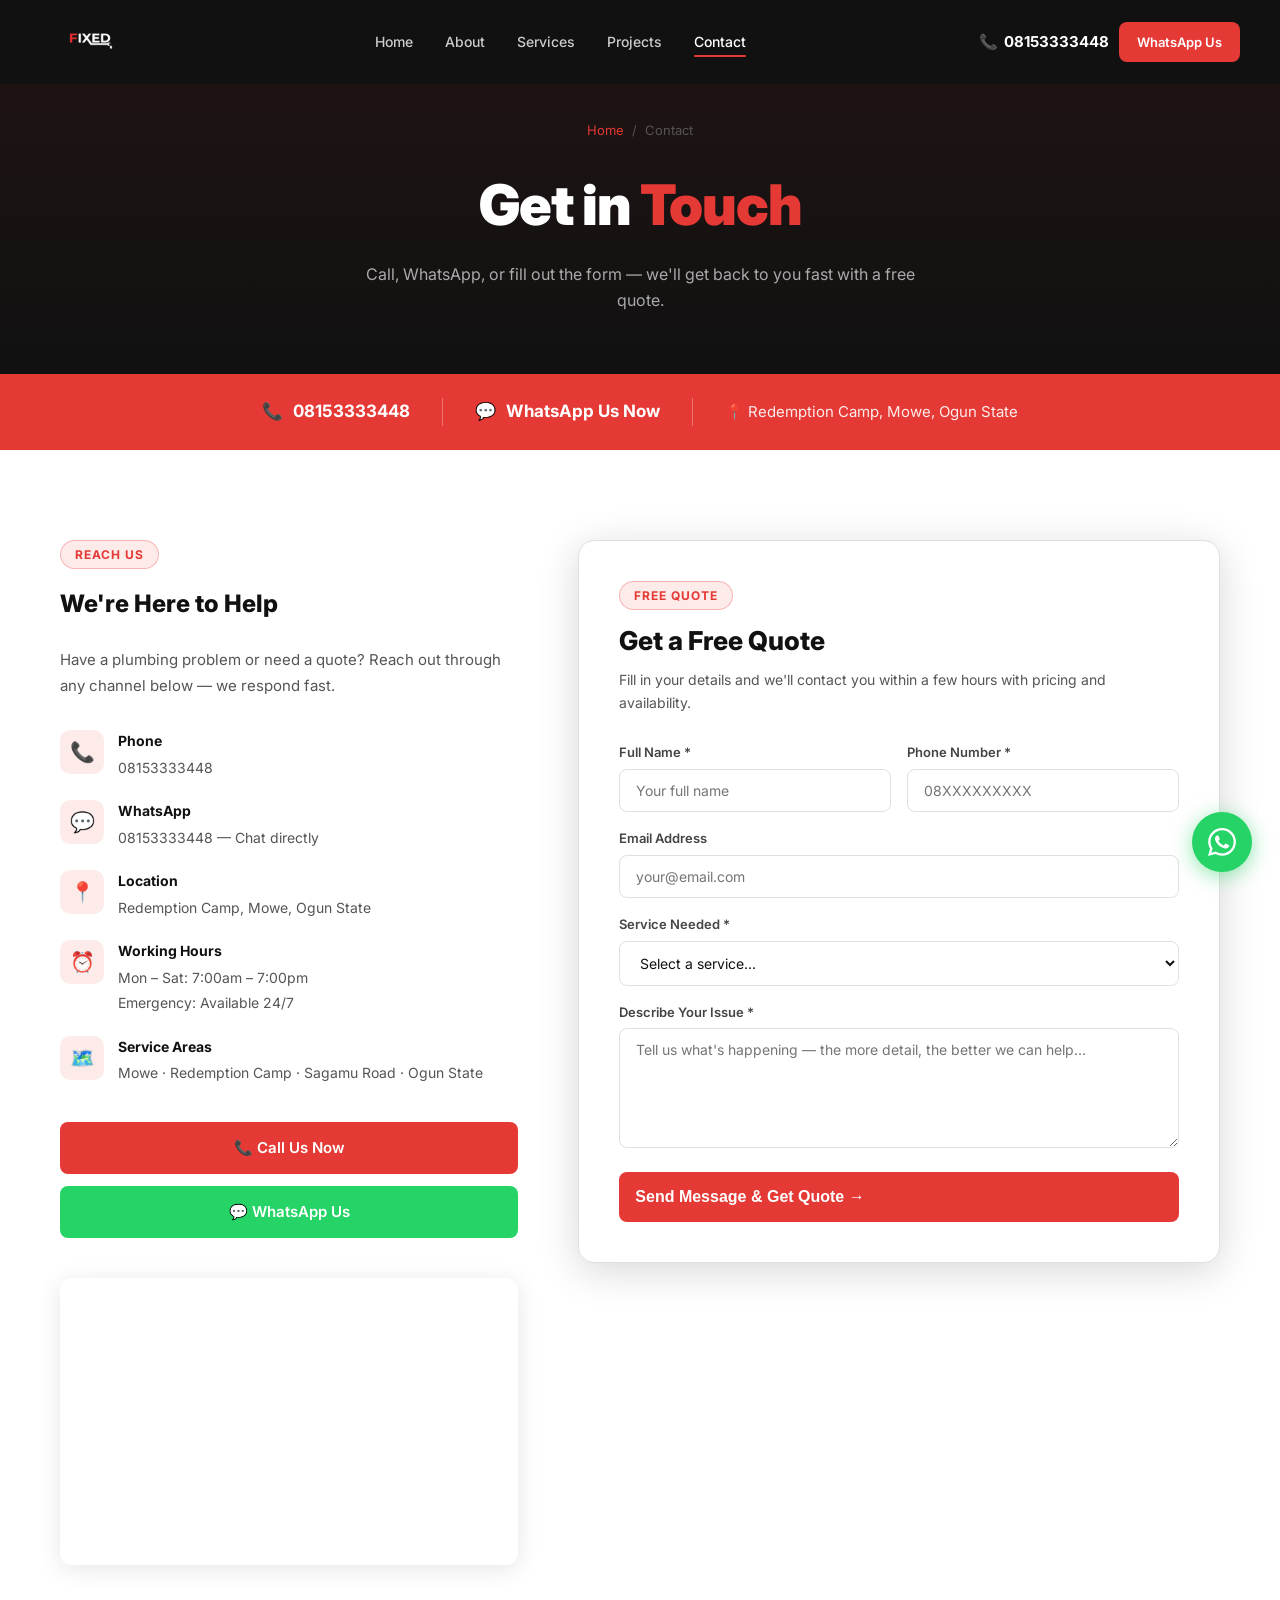
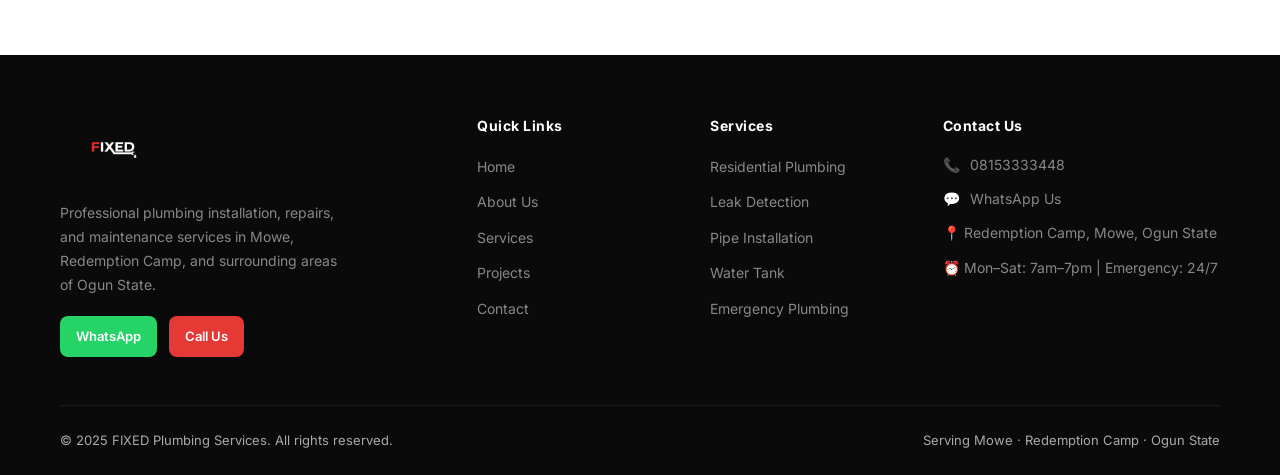
<file: contact.html>
<!DOCTYPE html>
<html lang="en">
<head>
  <meta charset="UTF-8">
  <meta name="viewport" content="width=device-width, initial-scale=1.0">
  <title>Contact Us | FIXED Plumbing Services — Mowe, Ogun State</title>
  <meta name="description" content="Contact FIXED Plumbing Services in Mowe, Redemption Camp. Call 08153333448 or WhatsApp us for a free quote on any plumbing job in Ogun State.">
  <link rel="preconnect" href="https://fonts.googleapis.com">
  <link href="https://fonts.googleapis.com/css2?family=Inter:wght@300;400;500;600;700;800;900&display=swap" rel="stylesheet">
  <link rel="stylesheet" href="style.css">
</head>
<body>

<nav class="navbar" id="navbar">
  <div class="nav-inner">
    <a href="index.html" class="nav-logo"><img src="logo.png" alt="FIXED Plumbing Services" class="logo-img"></a>
    <div class="nav-links">
      <a href="index.html">Home</a>
      <a href="about.html">About</a>
      <a href="services.html">Services</a>
      <a href="projects.html">Projects</a>
      <a href="contact.html" class="active">Contact</a>
    </div>
    <div class="nav-cta">
      <a href="tel:08153333448" class="nav-phone"><span>📞</span> 08153333448</a>
      <a href="https://wa.me/2348153333448" target="_blank" class="btn btn-primary" style="padding:10px 18px;font-size:13px;">WhatsApp Us</a>
    </div>
    <button class="hamburger" id="hamburger" aria-label="Menu">
      <span></span><span></span><span></span>
    </button>
  </div>
</nav>

<div class="mobile-menu" id="mobile-menu">
  <a href="index.html">Home</a>
  <a href="about.html">About</a>
  <a href="services.html">Services</a>
  <a href="projects.html">Projects</a>
  <a href="contact.html">Contact</a>
  <a href="tel:08153333448" style="color:#E53935;font-weight:700;">📞 08153333448</a>
</div>

<section class="page-hero">
  <div class="container">
    <div class="breadcrumb"><a href="index.html">Home</a><span>/</span><span>Contact</span></div>
    <h1>Get in <span>Touch</span></h1>
    <p>Call, WhatsApp, or fill out the form — we'll get back to you fast with a free quote.</p>
  </div>
</section>

<!-- QUICK CONTACT STRIP -->
<div style="background:var(--red);padding:24px 20px;">
  <div class="container" style="display:flex;justify-content:center;gap:32px;flex-wrap:wrap;align-items:center;">
    <a href="tel:08153333448" style="display:flex;align-items:center;gap:10px;color:#fff;font-weight:700;font-size:17px;text-decoration:none;">
      📞 <span>08153333448</span>
    </a>
    <div style="width:1px;height:28px;background:rgba(255,255,255,0.3);"></div>
    <a href="https://wa.me/2348153333448" target="_blank" style="display:flex;align-items:center;gap:10px;color:#fff;font-weight:700;font-size:17px;text-decoration:none;">
      💬 <span>WhatsApp Us Now</span>
    </a>
    <div style="width:1px;height:28px;background:rgba(255,255,255,0.3);"></div>
    <span style="color:rgba(255,255,255,0.9);font-size:15px;">📍 Redemption Camp, Mowe, Ogun State</span>
  </div>
</div>

<section class="section">
  <div class="container">
    <div class="contact-grid">

      <!-- CONTACT INFO -->
      <div class="contact-info">
        <div class="section-tag" style="display:inline-block;margin-bottom:16px;">Reach Us</div>
        <h3>We're Here to Help</h3>
        <p style="color:var(--gray-text);font-size:15px;margin-bottom:32px;line-height:1.7;">Have a plumbing problem or need a quote? Reach out through any channel below — we respond fast.</p>

        <div class="contact-items">
          <div class="contact-item">
            <div class="contact-item-icon">📞</div>
            <div class="contact-item-text">
              <strong>Phone</strong>
              <span><a href="tel:08153333448" style="color:var(--gray-text);">08153333448</a></span>
            </div>
          </div>
          <div class="contact-item">
            <div class="contact-item-icon">💬</div>
            <div class="contact-item-text">
              <strong>WhatsApp</strong>
              <span><a href="https://wa.me/2348153333448" target="_blank" style="color:var(--gray-text);">08153333448 — Chat directly</a></span>
            </div>
          </div>
          <div class="contact-item">
            <div class="contact-item-icon">📍</div>
            <div class="contact-item-text">
              <strong>Location</strong>
              <span>Redemption Camp, Mowe, Ogun State</span>
            </div>
          </div>
          <div class="contact-item">
            <div class="contact-item-icon">⏰</div>
            <div class="contact-item-text">
              <strong>Working Hours</strong>
              <span>Mon – Sat: 7:00am – 7:00pm<br>Emergency: Available 24/7</span>
            </div>
          </div>
          <div class="contact-item">
            <div class="contact-item-icon">🗺️</div>
            <div class="contact-item-text">
              <strong>Service Areas</strong>
              <span>Mowe · Redemption Camp · Sagamu Road · Ogun State</span>
            </div>
          </div>
        </div>

        <!-- QUICK ACTION BUTTONS -->
        <div style="display:flex;flex-direction:column;gap:12px;margin-top:36px;">
          <a href="tel:08153333448" class="btn btn-primary" style="justify-content:center;">📞 Call Us Now</a>
          <a href="https://wa.me/2348153333448" target="_blank" class="btn btn-whatsapp" style="justify-content:center;">💬 WhatsApp Us</a>
        </div>

        <!-- MAP -->
        <div class="map-wrap">
          <iframe
            src="https://www.google.com/maps/embed?pb=!1m18!1m12!1m3!1d3962.5!2d3.4282!3d6.8897!2m3!1f0!2f0!3f0!3m2!1i1024!2i768!4f13.1!3m3!1m2!1s0x103bc3e9b4a4c3b7%3A0x0!2sRedemption+Camp%2C+Mowe%2C+Ogun+State!5e0!3m2!1sen!2sng!4v1700000000000"
            allowfullscreen
            loading="lazy"
            referrerpolicy="no-referrer-when-downgrade"
            title="FIXED Plumbing Services location — Redemption Camp, Mowe">
          </iframe>
        </div>
      </div>

      <!-- CONTACT FORM -->
      <div class="contact-form">
        <div style="margin-bottom:28px;">
          <div class="section-tag" style="display:inline-block;margin-bottom:10px;">Free Quote</div>
          <h3 style="font-size:26px;font-weight:800;">Get a Free Quote</h3>
          <p style="color:var(--gray-text);font-size:14px;margin-top:8px;">Fill in your details and we'll contact you within a few hours with pricing and availability.</p>
        </div>

        <form id="contact-form" onsubmit="handleSubmit(event)">
          <div class="form-row">
            <div class="form-group">
              <label for="name">Full Name *</label>
              <input type="text" id="name" name="name" placeholder="Your full name" required>
            </div>
            <div class="form-group">
              <label for="phone">Phone Number *</label>
              <input type="tel" id="phone" name="phone" placeholder="08XXXXXXXXX" required>
            </div>
          </div>
          <div class="form-group">
            <label for="email">Email Address</label>
            <input type="email" id="email" name="email" placeholder="your@email.com">
          </div>
          <div class="form-group">
            <label for="service">Service Needed *</label>
            <select id="service" name="service" required>
              <option value="" disabled selected>Select a service...</option>
              <option>Residential Plumbing</option>
              <option>Commercial Plumbing</option>
              <option>Leak Detection & Repair</option>
              <option>Pipe Installation</option>
              <option>Pipe Replacement</option>
              <option>Drain Cleaning</option>
              <option>Water Tank Installation</option>
              <option>Emergency Plumbing</option>
              <option>Bathroom Plumbing</option>
              <option>Kitchen Plumbing</option>
              <option>Other</option>
            </select>
          </div>
          <div class="form-group">
            <label for="message">Describe Your Issue *</label>
            <textarea id="message" name="message" placeholder="Tell us what's happening — the more detail, the better we can help..." required></textarea>
          </div>
          <button type="submit" class="btn btn-primary form-submit">Send Message & Get Quote →</button>
        </form>

        <div id="form-success" style="display:none;margin-top:24px;background:#f0fff4;border:1px solid #68d391;border-radius:12px;padding:24px;text-align:center;">
          <div style="font-size:40px;margin-bottom:12px;">✅</div>
          <h4 style="font-size:18px;font-weight:700;color:#276749;margin-bottom:8px;">Message Sent!</h4>
          <p style="color:#2f855a;font-size:14px;">Thank you! We'll contact you shortly with your free quote. You can also reach us directly at <strong>08153333448</strong>.</p>
        </div>
      </div>
    </div>
  </div>
</section>

<footer>
  <div class="container">
    <div class="footer-grid">
      <div class="footer-brand">
        <img src="logo.png" alt="FIXED Plumbing Services" class="logo-img-footer">
        <p>Professional plumbing installation, repairs, and maintenance services in Mowe, Redemption Camp, and surrounding areas of Ogun State.</p>
        <div style="margin-top:20px;display:flex;gap:12px;">
          <a href="https://wa.me/2348153333448" target="_blank" class="btn btn-whatsapp" style="padding:10px 16px;font-size:13px;">WhatsApp</a>
          <a href="tel:08153333448" class="btn btn-primary" style="padding:10px 16px;font-size:13px;">Call Us</a>
        </div>
      </div>
      <div class="footer-col">
        <h4>Quick Links</h4>
        <ul>
          <li><a href="index.html">Home</a></li>
          <li><a href="about.html">About Us</a></li>
          <li><a href="services.html">Services</a></li>
          <li><a href="projects.html">Projects</a></li>
          <li><a href="contact.html">Contact</a></li>
        </ul>
      </div>
      <div class="footer-col">
        <h4>Services</h4>
        <ul>
          <li><a href="services.html">Residential Plumbing</a></li>
          <li><a href="services.html">Leak Detection</a></li>
          <li><a href="services.html">Pipe Installation</a></li>
          <li><a href="services.html">Water Tank</a></li>
          <li><a href="services.html">Emergency Plumbing</a></li>
        </ul>
      </div>
      <div class="footer-col">
        <h4>Contact Us</h4>
        <div class="footer-contact-item">📞 <a href="tel:08153333448" style="color:#888;">08153333448</a></div>
        <div class="footer-contact-item">💬 <a href="https://wa.me/2348153333448" target="_blank" style="color:#888;">WhatsApp Us</a></div>
        <div class="footer-contact-item">📍 Redemption Camp, Mowe, Ogun State</div>
        <div class="footer-contact-item">⏰ Mon–Sat: 7am–7pm | Emergency: 24/7</div>
      </div>
    </div>
    <div class="footer-bottom">
      <span>© 2025 FIXED Plumbing Services. All rights reserved.</span>
      <span>Serving Mowe · Redemption Camp · Ogun State</span>
    </div>
  </div>
</footer>

<a href="https://wa.me/2348153333448" target="_blank" class="whatsapp-float" aria-label="WhatsApp">
  <svg width="28" height="28" viewBox="0 0 24 24" fill="white"><path d="M17.472 14.382c-.297-.149-1.758-.867-2.03-.967-.273-.099-.471-.148-.67.15-.197.297-.767.966-.94 1.164-.173.199-.347.223-.644.075-.297-.15-1.255-.463-2.39-1.475-.883-.788-1.48-1.761-1.653-2.059-.173-.297-.018-.458.13-.606.134-.133.298-.347.446-.52.149-.174.198-.298.298-.497.099-.198.05-.371-.025-.52-.075-.149-.669-1.612-.916-2.207-.242-.579-.487-.5-.669-.51-.173-.008-.371-.01-.57-.01-.198 0-.52.074-.792.372-.272.297-1.04 1.016-1.04 2.479 0 1.462 1.065 2.875 1.213 3.074.149.198 2.096 3.2 5.077 4.487.709.306 1.262.489 1.694.625.712.227 1.36.195 1.871.118.571-.085 1.758-.719 2.006-1.413.248-.694.248-1.289.173-1.413-.074-.124-.272-.198-.57-.347m-5.421 7.403h-.004a9.87 9.87 0 01-5.031-1.378l-.361-.214-3.741.982.998-3.648-.235-.374a9.86 9.86 0 01-1.51-5.26c.001-5.45 4.436-9.884 9.888-9.884 2.64 0 5.122 1.03 6.988 2.898a9.825 9.825 0 012.893 6.994c-.003 5.45-4.437 9.884-9.885 9.884m8.413-18.297A11.815 11.815 0 0012.05 0C5.495 0 .16 5.335.157 11.892c0 2.096.547 4.142 1.588 5.945L.057 24l6.305-1.654a11.882 11.882 0 005.683 1.448h.005c6.554 0 11.890-5.335 11.893-11.893a11.821 11.821 0 00-3.48-8.413z"/></svg>
  <span class="wa-tooltip">Chat on WhatsApp</span>
</a>

<script src="script.js"></script>
</body>
</html>
</file>
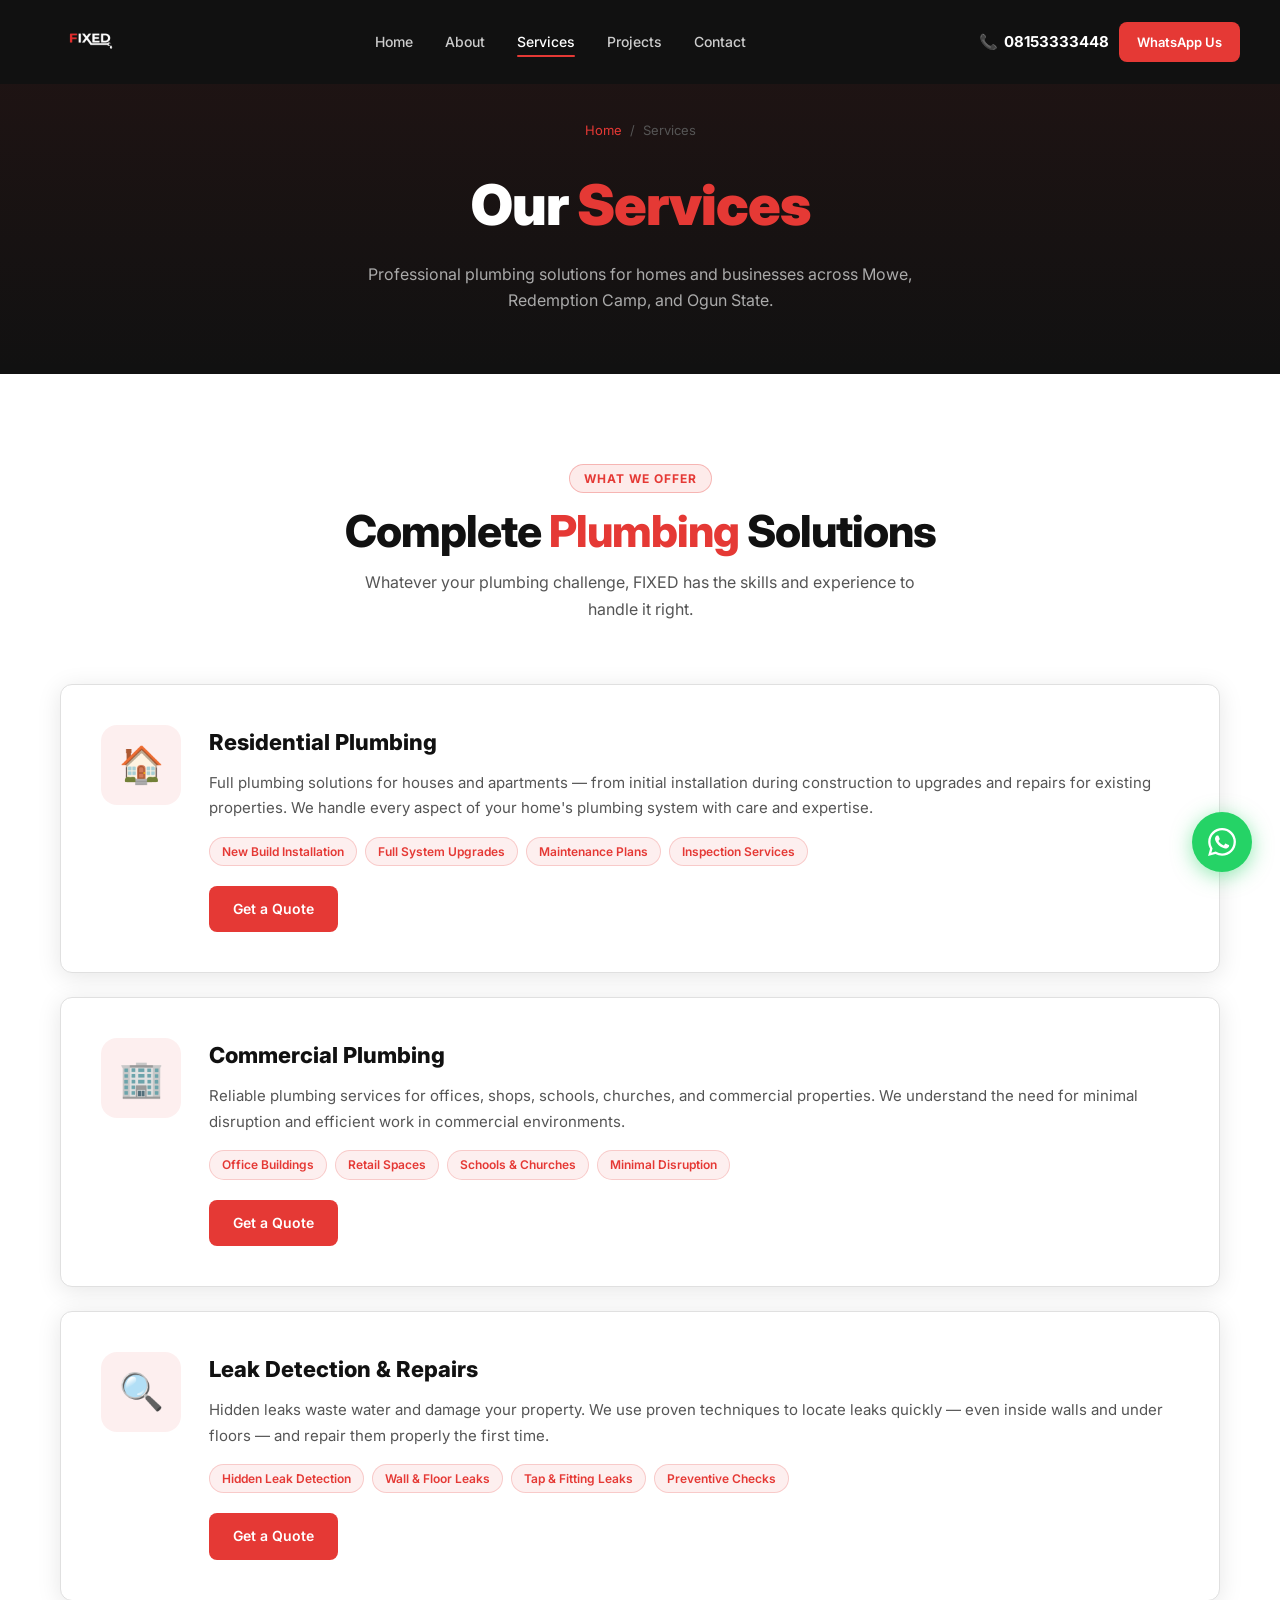
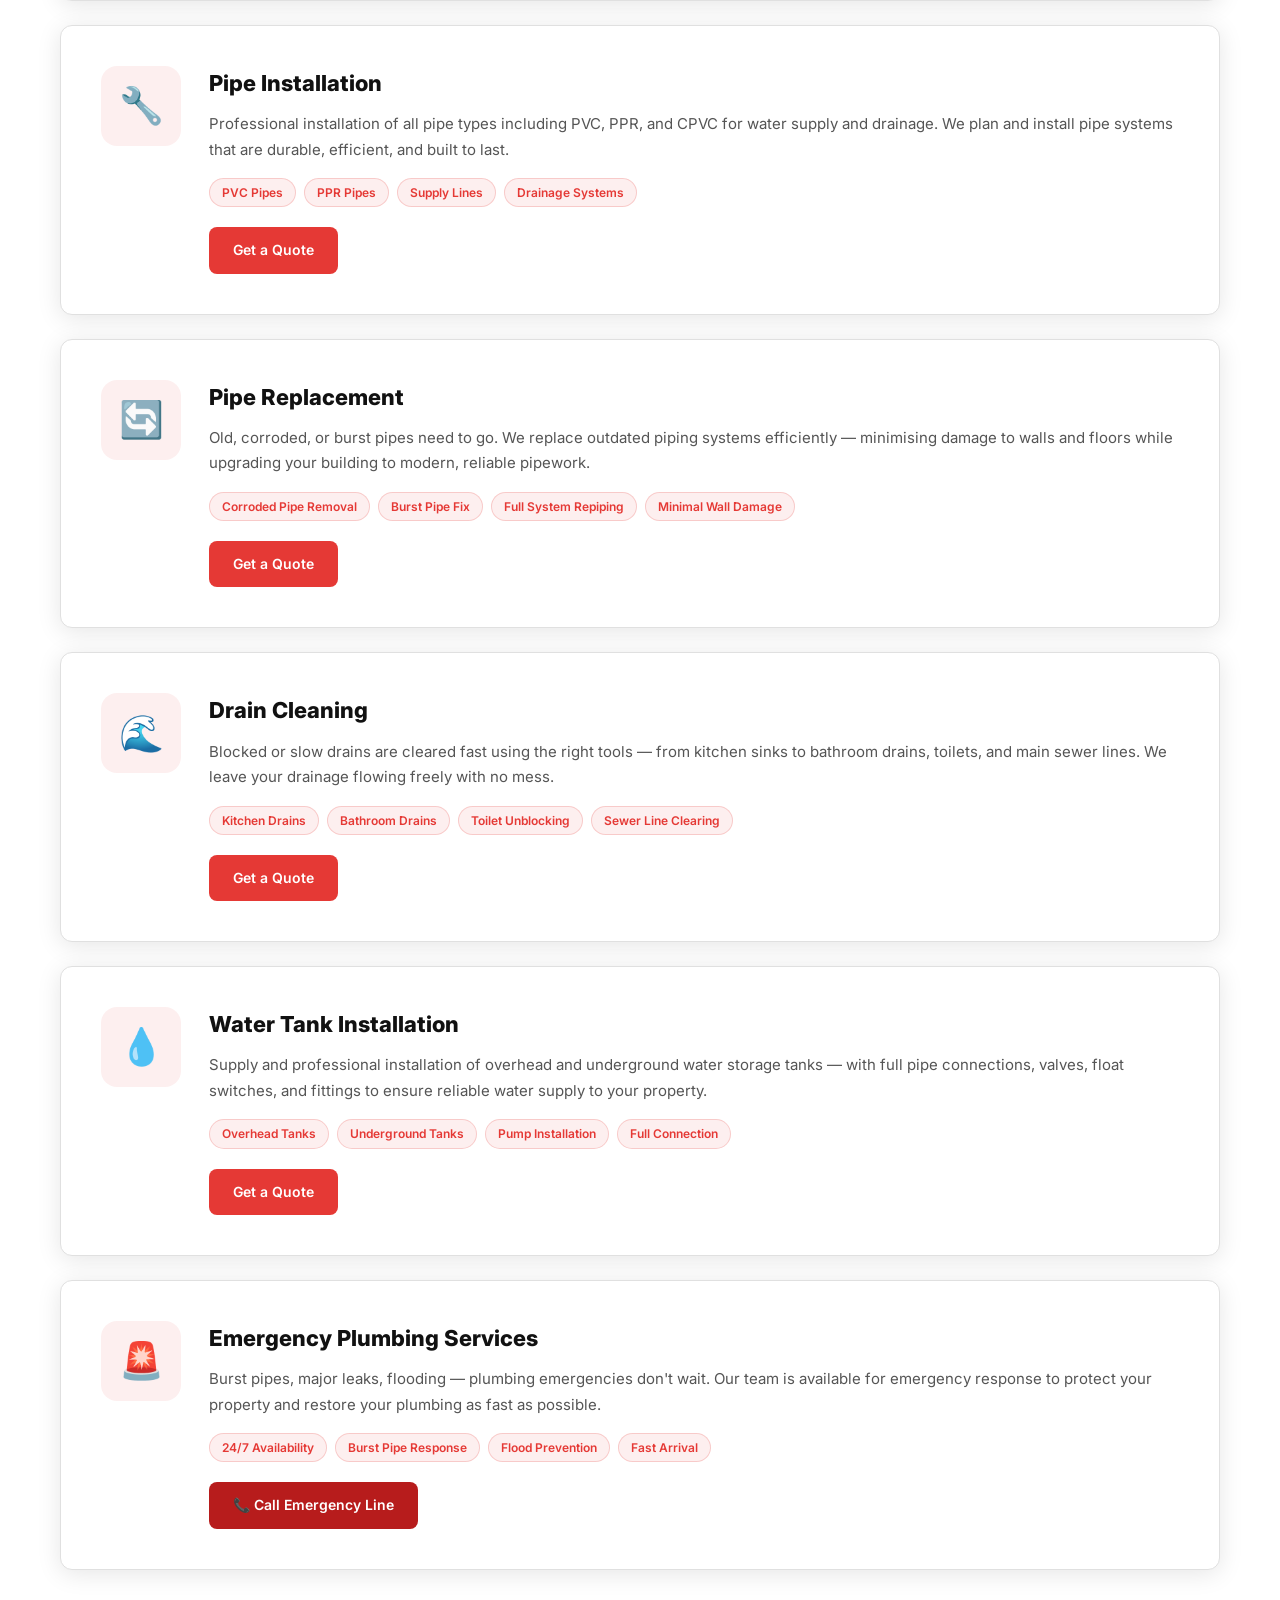
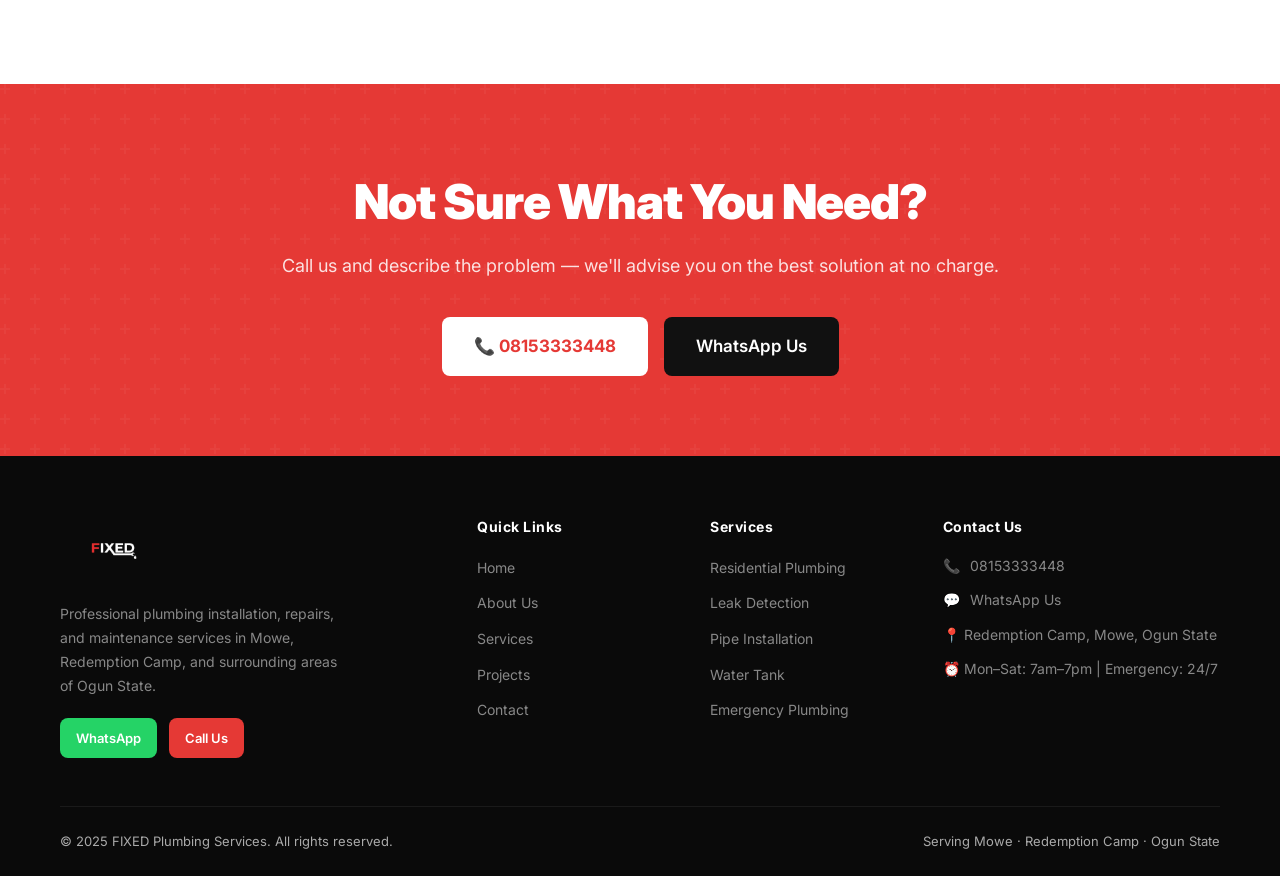
<file: services.html>
<!DOCTYPE html>
<html lang="en">
<head>
  <meta charset="UTF-8">
  <meta name="viewport" content="width=device-width, initial-scale=1.0">
  <title>Services | FIXED Plumbing Services — Mowe, Ogun State</title>
  <meta name="description" content="Full range of plumbing services in Mowe and Redemption Camp — residential, leak repair, pipe installation, water tank, emergency plumbing and more.">
  <link rel="preconnect" href="https://fonts.googleapis.com">
  <link href="https://fonts.googleapis.com/css2?family=Inter:wght@300;400;500;600;700;800;900&display=swap" rel="stylesheet">
  <link rel="stylesheet" href="style.css">
</head>
<body>

<nav class="navbar" id="navbar">
  <div class="nav-inner">
    <a href="index.html" class="nav-logo"><img src="logo.png" alt="FIXED Plumbing Services" class="logo-img"></a>
    <div class="nav-links">
      <a href="index.html">Home</a>
      <a href="about.html">About</a>
      <a href="services.html" class="active">Services</a>
      <a href="projects.html">Projects</a>
      <a href="contact.html">Contact</a>
    </div>
    <div class="nav-cta">
      <a href="tel:08153333448" class="nav-phone"><span>📞</span> 08153333448</a>
      <a href="https://wa.me/2348153333448" target="_blank" class="btn btn-primary" style="padding:10px 18px;font-size:13px;">WhatsApp Us</a>
    </div>
    <button class="hamburger" id="hamburger" aria-label="Menu">
      <span></span><span></span><span></span>
    </button>
  </div>
</nav>

<div class="mobile-menu" id="mobile-menu">
  <a href="index.html">Home</a>
  <a href="about.html">About</a>
  <a href="services.html">Services</a>
  <a href="projects.html">Projects</a>
  <a href="contact.html">Contact</a>
  <a href="tel:08153333448" style="color:#E53935;font-weight:700;">📞 08153333448</a>
</div>

<section class="page-hero">
  <div class="container">
    <div class="breadcrumb"><a href="index.html">Home</a><span>/</span><span>Services</span></div>
    <h1>Our <span>Services</span></h1>
    <p>Professional plumbing solutions for homes and businesses across Mowe, Redemption Camp, and Ogun State.</p>
  </div>
</section>

<section class="section">
  <div class="container">
    <div class="section-header">
      <div class="section-tag">What We Offer</div>
      <h2 class="section-title">Complete <span>Plumbing</span> Solutions</h2>
      <p class="section-sub">Whatever your plumbing challenge, FIXED has the skills and experience to handle it right.</p>
    </div>

    <div class="service-detail-card">
      <div class="service-detail-icon">🏠</div>
      <div class="service-detail-content">
        <h3>Residential Plumbing</h3>
        <p>Full plumbing solutions for houses and apartments — from initial installation during construction to upgrades and repairs for existing properties. We handle every aspect of your home's plumbing system with care and expertise.</p>
        <div class="service-benefits">
          <span class="benefit-tag">New Build Installation</span>
          <span class="benefit-tag">Full System Upgrades</span>
          <span class="benefit-tag">Maintenance Plans</span>
          <span class="benefit-tag">Inspection Services</span>
        </div>
        <a href="contact.html" class="btn btn-primary" style="font-size:14px;padding:12px 24px;">Get a Quote</a>
      </div>
    </div>

    <div class="service-detail-card">
      <div class="service-detail-icon">🏢</div>
      <div class="service-detail-content">
        <h3>Commercial Plumbing</h3>
        <p>Reliable plumbing services for offices, shops, schools, churches, and commercial properties. We understand the need for minimal disruption and efficient work in commercial environments.</p>
        <div class="service-benefits">
          <span class="benefit-tag">Office Buildings</span>
          <span class="benefit-tag">Retail Spaces</span>
          <span class="benefit-tag">Schools & Churches</span>
          <span class="benefit-tag">Minimal Disruption</span>
        </div>
        <a href="contact.html" class="btn btn-primary" style="font-size:14px;padding:12px 24px;">Get a Quote</a>
      </div>
    </div>

    <div class="service-detail-card">
      <div class="service-detail-icon">🔍</div>
      <div class="service-detail-content">
        <h3>Leak Detection & Repairs</h3>
        <p>Hidden leaks waste water and damage your property. We use proven techniques to locate leaks quickly — even inside walls and under floors — and repair them properly the first time.</p>
        <div class="service-benefits">
          <span class="benefit-tag">Hidden Leak Detection</span>
          <span class="benefit-tag">Wall & Floor Leaks</span>
          <span class="benefit-tag">Tap & Fitting Leaks</span>
          <span class="benefit-tag">Preventive Checks</span>
        </div>
        <a href="contact.html" class="btn btn-primary" style="font-size:14px;padding:12px 24px;">Get a Quote</a>
      </div>
    </div>

    <div class="service-detail-card">
      <div class="service-detail-icon">🔧</div>
      <div class="service-detail-content">
        <h3>Pipe Installation</h3>
        <p>Professional installation of all pipe types including PVC, PPR, and CPVC for water supply and drainage. We plan and install pipe systems that are durable, efficient, and built to last.</p>
        <div class="service-benefits">
          <span class="benefit-tag">PVC Pipes</span>
          <span class="benefit-tag">PPR Pipes</span>
          <span class="benefit-tag">Supply Lines</span>
          <span class="benefit-tag">Drainage Systems</span>
        </div>
        <a href="contact.html" class="btn btn-primary" style="font-size:14px;padding:12px 24px;">Get a Quote</a>
      </div>
    </div>

    <div class="service-detail-card">
      <div class="service-detail-icon">🔄</div>
      <div class="service-detail-content">
        <h3>Pipe Replacement</h3>
        <p>Old, corroded, or burst pipes need to go. We replace outdated piping systems efficiently — minimising damage to walls and floors while upgrading your building to modern, reliable pipework.</p>
        <div class="service-benefits">
          <span class="benefit-tag">Corroded Pipe Removal</span>
          <span class="benefit-tag">Burst Pipe Fix</span>
          <span class="benefit-tag">Full System Repiping</span>
          <span class="benefit-tag">Minimal Wall Damage</span>
        </div>
        <a href="contact.html" class="btn btn-primary" style="font-size:14px;padding:12px 24px;">Get a Quote</a>
      </div>
    </div>

    <div class="service-detail-card">
      <div class="service-detail-icon">🌊</div>
      <div class="service-detail-content">
        <h3>Drain Cleaning</h3>
        <p>Blocked or slow drains are cleared fast using the right tools — from kitchen sinks to bathroom drains, toilets, and main sewer lines. We leave your drainage flowing freely with no mess.</p>
        <div class="service-benefits">
          <span class="benefit-tag">Kitchen Drains</span>
          <span class="benefit-tag">Bathroom Drains</span>
          <span class="benefit-tag">Toilet Unblocking</span>
          <span class="benefit-tag">Sewer Line Clearing</span>
        </div>
        <a href="contact.html" class="btn btn-primary" style="font-size:14px;padding:12px 24px;">Get a Quote</a>
      </div>
    </div>

    <div class="service-detail-card">
      <div class="service-detail-icon">💧</div>
      <div class="service-detail-content">
        <h3>Water Tank Installation</h3>
        <p>Supply and professional installation of overhead and underground water storage tanks — with full pipe connections, valves, float switches, and fittings to ensure reliable water supply to your property.</p>
        <div class="service-benefits">
          <span class="benefit-tag">Overhead Tanks</span>
          <span class="benefit-tag">Underground Tanks</span>
          <span class="benefit-tag">Pump Installation</span>
          <span class="benefit-tag">Full Connection</span>
        </div>
        <a href="contact.html" class="btn btn-primary" style="font-size:14px;padding:12px 24px;">Get a Quote</a>
      </div>
    </div>

    <div class="service-detail-card">
      <div class="service-detail-icon">🚨</div>
      <div class="service-detail-content">
        <h3>Emergency Plumbing Services</h3>
        <p>Burst pipes, major leaks, flooding — plumbing emergencies don't wait. Our team is available for emergency response to protect your property and restore your plumbing as fast as possible.</p>
        <div class="service-benefits">
          <span class="benefit-tag">24/7 Availability</span>
          <span class="benefit-tag">Burst Pipe Response</span>
          <span class="benefit-tag">Flood Prevention</span>
          <span class="benefit-tag">Fast Arrival</span>
        </div>
        <a href="tel:08153333448" class="btn btn-primary" style="font-size:14px;padding:12px 24px;background:#b71c1c;">📞 Call Emergency Line</a>
      </div>
    </div>

  </div>
</section>

<!-- MINI CTA -->
<section class="cta-banner">
  <div class="container">
    <h2>Not Sure What You Need?</h2>
    <p>Call us and describe the problem — we'll advise you on the best solution at no charge.</p>
    <div class="cta-actions">
      <a href="tel:08153333448" class="btn btn-white" style="font-size:17px;padding:16px 32px;">📞 08153333448</a>
      <a href="https://wa.me/2348153333448" target="_blank" class="btn btn-dark" style="font-size:17px;padding:16px 32px;">WhatsApp Us</a>
    </div>
  </div>
</section>

<footer>
  <div class="container">
    <div class="footer-grid">
      <div class="footer-brand">
        <img src="logo.png" alt="FIXED Plumbing Services" class="logo-img-footer">
        <p>Professional plumbing installation, repairs, and maintenance services in Mowe, Redemption Camp, and surrounding areas of Ogun State.</p>
        <div style="margin-top:20px;display:flex;gap:12px;">
          <a href="https://wa.me/2348153333448" target="_blank" class="btn btn-whatsapp" style="padding:10px 16px;font-size:13px;">WhatsApp</a>
          <a href="tel:08153333448" class="btn btn-primary" style="padding:10px 16px;font-size:13px;">Call Us</a>
        </div>
      </div>
      <div class="footer-col">
        <h4>Quick Links</h4>
        <ul>
          <li><a href="index.html">Home</a></li>
          <li><a href="about.html">About Us</a></li>
          <li><a href="services.html">Services</a></li>
          <li><a href="projects.html">Projects</a></li>
          <li><a href="contact.html">Contact</a></li>
        </ul>
      </div>
      <div class="footer-col">
        <h4>Services</h4>
        <ul>
          <li><a href="services.html">Residential Plumbing</a></li>
          <li><a href="services.html">Leak Detection</a></li>
          <li><a href="services.html">Pipe Installation</a></li>
          <li><a href="services.html">Water Tank</a></li>
          <li><a href="services.html">Emergency Plumbing</a></li>
        </ul>
      </div>
      <div class="footer-col">
        <h4>Contact Us</h4>
        <div class="footer-contact-item">📞 <a href="tel:08153333448" style="color:#888;">08153333448</a></div>
        <div class="footer-contact-item">💬 <a href="https://wa.me/2348153333448" target="_blank" style="color:#888;">WhatsApp Us</a></div>
        <div class="footer-contact-item">📍 Redemption Camp, Mowe, Ogun State</div>
        <div class="footer-contact-item">⏰ Mon–Sat: 7am–7pm | Emergency: 24/7</div>
      </div>
    </div>
    <div class="footer-bottom">
      <span>© 2025 FIXED Plumbing Services. All rights reserved.</span>
      <span>Serving Mowe · Redemption Camp · Ogun State</span>
    </div>
  </div>
</footer>

<a href="https://wa.me/2348153333448" target="_blank" class="whatsapp-float" aria-label="WhatsApp">
  <svg width="28" height="28" viewBox="0 0 24 24" fill="white"><path d="M17.472 14.382c-.297-.149-1.758-.867-2.03-.967-.273-.099-.471-.148-.67.15-.197.297-.767.966-.94 1.164-.173.199-.347.223-.644.075-.297-.15-1.255-.463-2.39-1.475-.883-.788-1.48-1.761-1.653-2.059-.173-.297-.018-.458.13-.606.134-.133.298-.347.446-.52.149-.174.198-.298.298-.497.099-.198.05-.371-.025-.52-.075-.149-.669-1.612-.916-2.207-.242-.579-.487-.5-.669-.51-.173-.008-.371-.01-.57-.01-.198 0-.52.074-.792.372-.272.297-1.04 1.016-1.04 2.479 0 1.462 1.065 2.875 1.213 3.074.149.198 2.096 3.2 5.077 4.487.709.306 1.262.489 1.694.625.712.227 1.36.195 1.871.118.571-.085 1.758-.719 2.006-1.413.248-.694.248-1.289.173-1.413-.074-.124-.272-.198-.57-.347m-5.421 7.403h-.004a9.87 9.87 0 01-5.031-1.378l-.361-.214-3.741.982.998-3.648-.235-.374a9.86 9.86 0 01-1.51-5.26c.001-5.45 4.436-9.884 9.888-9.884 2.64 0 5.122 1.03 6.988 2.898a9.825 9.825 0 012.893 6.994c-.003 5.45-4.437 9.884-9.885 9.884m8.413-18.297A11.815 11.815 0 0012.05 0C5.495 0 .16 5.335.157 11.892c0 2.096.547 4.142 1.588 5.945L.057 24l6.305-1.654a11.882 11.882 0 005.683 1.448h.005c6.554 0 11.890-5.335 11.893-11.893a11.821 11.821 0 00-3.48-8.413z"/></svg>
  <span class="wa-tooltip">Chat on WhatsApp</span>
</a>

<script src="script.js"></script>
</body>
</html>
</file>
<file: style.css>
/* ===== RESET & BASE ===== */
*, *::before, *::after { box-sizing: border-box; margin: 0; padding: 0; }

:root {
  --red: #E53935;
  --red-dark: #b71c1c;
  --white: #FFFFFF;
  --black: #111111;
  --gray-light: #F5F5F5;
  --gray-mid: #E0E0E0;
  --gray-text: #555555;
  --font: 'Inter', system-ui, -apple-system, sans-serif;
  --shadow: 0 4px 24px rgba(0,0,0,0.10);
  --shadow-lg: 0 8px 40px rgba(0,0,0,0.16);
  --radius: 12px;
  --transition: 0.25s ease;
}

html { scroll-behavior: smooth; }

body {
  font-family: var(--font);
  color: var(--black);
  background: var(--white);
  line-height: 1.6;
  overflow-x: hidden;
}

img { max-width: 100%; display: block; }
a { text-decoration: none; color: inherit; }
ul { list-style: none; }

.container {
  max-width: 1200px;
  margin: 0 auto;
  padding: 0 20px;
}

/* ===== BUTTONS ===== */
.btn {
  display: inline-flex;
  align-items: center;
  gap: 8px;
  padding: 14px 28px;
  border-radius: 8px;
  font-weight: 600;
  font-size: 15px;
  cursor: pointer;
  border: none;
  transition: all var(--transition);
  text-align: center;
  white-space: nowrap;
}
.btn-primary {
  background: var(--red);
  color: var(--white);
}
.btn-primary:hover { background: var(--red-dark); transform: translateY(-2px); box-shadow: 0 6px 20px rgba(229,57,53,0.35); }
.btn-outline {
  background: transparent;
  color: var(--white);
  border: 2px solid var(--white);
}
.btn-outline:hover { background: var(--white); color: var(--black); }
.btn-dark {
  background: var(--black);
  color: var(--white);
}
.btn-dark:hover { background: #333; transform: translateY(-2px); }
.btn-whatsapp {
  background: #25D366;
  color: var(--white);
}
.btn-whatsapp:hover { background: #1da851; transform: translateY(-2px); }

/* ===== NAVBAR ===== */
.navbar {
  position: fixed;
  top: 0; left: 0; right: 0;
  z-index: 1000;
  background: var(--black);
  padding: 0 20px;
  transition: box-shadow var(--transition);
}
.navbar.scrolled { box-shadow: 0 2px 20px rgba(0,0,0,0.4); }
.nav-inner {
  max-width: 1200px;
  margin: 0 auto;
  display: flex;
  align-items: center;
  justify-content: space-between;
  height: 84px;
}
.nav-logo {
  display: flex;
  align-items: center;
}
.logo-img {
  height: 68px;
  width: auto;
  display: block;
}
.logo-img-footer {
  height: 72px;
  width: auto;
  display: block;
  margin-bottom: 14px;
}
/* On light backgrounds, invert white→black but keep the red F */
.logo-img-light {
  filter: brightness(0) saturate(100%);
}
.nav-links {
  display: flex;
  align-items: center;
  gap: 32px;
}
.nav-links a {
  color: #ccc;
  font-size: 14px;
  font-weight: 500;
  transition: color var(--transition);
  position: relative;
}
.nav-links a:hover, .nav-links a.active { color: var(--white); }
.nav-links a.active::after {
  content: '';
  position: absolute;
  bottom: -4px; left: 0; right: 0;
  height: 2px;
  background: var(--red);
  border-radius: 2px;
}
.nav-cta { display: flex; gap: 10px; align-items: center; }
.nav-phone {
  color: var(--white);
  font-weight: 700;
  font-size: 15px;
  display: flex;
  align-items: center;
  gap: 6px;
}
.nav-phone span { color: var(--red); }

.hamburger {
  display: none;
  flex-direction: column;
  gap: 5px;
  cursor: pointer;
  padding: 4px;
  background: none;
  border: none;
}
.hamburger span {
  display: block;
  width: 24px;
  height: 2px;
  background: var(--white);
  border-radius: 2px;
  transition: all var(--transition);
}
.mobile-menu {
  display: none;
  position: fixed;
  top: 70px; left: 0; right: 0;
  background: var(--black);
  padding: 20px;
  z-index: 999;
  border-top: 1px solid #222;
  flex-direction: column;
  gap: 16px;
}
.mobile-menu.open { display: flex; }
.mobile-menu a { color: #ccc; font-size: 16px; font-weight: 500; padding: 8px 0; border-bottom: 1px solid #222; }
.mobile-menu a:hover { color: var(--white); }

/* ===== HERO ===== */
.hero {
  position: relative;
  min-height: 100vh;
  display: flex;
  align-items: center;
  background: var(--black);
  overflow: hidden;
}
.hero-bg {
  position: absolute;
  inset: 0;
  background: url('https://images.unsplash.com/photo-1607472586893-edb57bdc0e39?w=1600&q=80') center/cover no-repeat;
  opacity: 0.22;
}
.hero-gradient {
  position: absolute;
  inset: 0;
  background: linear-gradient(135deg, rgba(17,17,17,0.95) 40%, rgba(229,57,53,0.15) 100%);
}
.hero-content {
  position: relative;
  z-index: 1;
  padding: 120px 20px 80px;
  max-width: 1200px;
  margin: 0 auto;
  width: 100%;
}
.hero-badge {
  display: inline-flex;
  align-items: center;
  gap: 8px;
  background: rgba(229,57,53,0.15);
  border: 1px solid rgba(229,57,53,0.4);
  color: var(--red);
  padding: 6px 16px;
  border-radius: 50px;
  font-size: 13px;
  font-weight: 600;
  margin-bottom: 24px;
  letter-spacing: 0.5px;
}
.hero h1 {
  font-size: clamp(40px, 7vw, 80px);
  font-weight: 900;
  color: var(--white);
  line-height: 1.05;
  letter-spacing: -2px;
  margin-bottom: 12px;
}
.hero h1 span { color: var(--red); }
.hero-tagline {
  font-size: clamp(16px, 2.5vw, 22px);
  color: #bbb;
  margin-bottom: 16px;
  font-style: italic;
  font-weight: 300;
}
.hero-sub {
  font-size: clamp(14px, 2vw, 18px);
  color: #999;
  margin-bottom: 40px;
  max-width: 580px;
  line-height: 1.7;
}
.hero-actions {
  display: flex;
  flex-wrap: wrap;
  gap: 14px;
  margin-bottom: 48px;
}
.hero-contact {
  display: flex;
  align-items: center;
  gap: 24px;
  flex-wrap: wrap;
}
.hero-phone {
  display: flex;
  align-items: center;
  gap: 10px;
  color: var(--white);
  font-size: 20px;
  font-weight: 700;
}
.hero-phone .icon { font-size: 22px; }
.hero-stats {
  display: flex;
  gap: 40px;
  margin-top: 60px;
  padding-top: 40px;
  border-top: 1px solid #222;
  flex-wrap: wrap;
}
.stat { text-align: left; }
.stat-num {
  font-size: 32px;
  font-weight: 900;
  color: var(--red);
  line-height: 1;
}
.stat-label { font-size: 13px; color: #888; margin-top: 4px; }

/* ===== SECTION HEADERS ===== */
.section { padding: 90px 20px; }
.section-dark { background: var(--black); color: var(--white); }
.section-gray { background: var(--gray-light); }

.section-header { text-align: center; margin-bottom: 60px; }
.section-tag {
  display: inline-block;
  background: rgba(229,57,53,0.1);
  color: var(--red);
  border: 1px solid rgba(229,57,53,0.3);
  padding: 4px 14px;
  border-radius: 50px;
  font-size: 12px;
  font-weight: 700;
  letter-spacing: 1px;
  text-transform: uppercase;
  margin-bottom: 14px;
}
.section-title {
  font-size: clamp(28px, 4vw, 44px);
  font-weight: 800;
  line-height: 1.1;
  letter-spacing: -1px;
  margin-bottom: 14px;
}
.section-title span { color: var(--red); }
.section-sub {
  font-size: 16px;
  color: var(--gray-text);
  max-width: 560px;
  margin: 0 auto;
  line-height: 1.7;
}
.section-dark .section-sub { color: #aaa; }

/* ===== WHY CHOOSE ===== */
.why-grid {
  display: grid;
  grid-template-columns: repeat(auto-fit, minmax(240px, 1fr));
  gap: 24px;
}
.why-card {
  background: var(--white);
  border-radius: var(--radius);
  padding: 36px 28px;
  box-shadow: var(--shadow);
  border: 1px solid var(--gray-mid);
  transition: all var(--transition);
  text-align: center;
}
.why-card:hover { transform: translateY(-6px); box-shadow: var(--shadow-lg); border-color: var(--red); }
.why-icon {
  width: 64px;
  height: 64px;
  background: rgba(229,57,53,0.08);
  border-radius: 50%;
  display: flex;
  align-items: center;
  justify-content: center;
  margin: 0 auto 20px;
  font-size: 28px;
  transition: background var(--transition);
}
.why-card:hover .why-icon { background: var(--red); }
.why-card h3 { font-size: 18px; font-weight: 700; margin-bottom: 10px; }
.why-card p { font-size: 14px; color: var(--gray-text); line-height: 1.6; }

/* ===== SERVICES ===== */
.services-grid {
  display: grid;
  grid-template-columns: repeat(auto-fit, minmax(280px, 1fr));
  gap: 24px;
}
.service-card {
  background: #1a1a1a;
  border: 1px solid #2a2a2a;
  border-radius: var(--radius);
  padding: 32px 24px;
  transition: all var(--transition);
  position: relative;
  overflow: hidden;
}
.service-card::before {
  content: '';
  position: absolute;
  top: 0; left: 0;
  width: 4px;
  height: 100%;
  background: var(--red);
  transform: scaleY(0);
  transition: transform var(--transition);
  transform-origin: bottom;
}
.service-card:hover { border-color: #3a3a3a; transform: translateY(-4px); }
.service-card:hover::before { transform: scaleY(1); }
.service-icon { font-size: 36px; margin-bottom: 16px; }
.service-card h3 { font-size: 18px; font-weight: 700; color: var(--white); margin-bottom: 10px; }
.service-card p { font-size: 14px; color: #999; line-height: 1.6; }
.service-card .service-link {
  display: inline-flex;
  align-items: center;
  gap: 6px;
  color: var(--red);
  font-size: 13px;
  font-weight: 600;
  margin-top: 16px;
  transition: gap var(--transition);
}
.service-card:hover .service-link { gap: 10px; }

/* ===== ABOUT SPLIT ===== */
.about-split {
  display: grid;
  grid-template-columns: 1fr 1fr;
  gap: 60px;
  align-items: center;
}
.about-img-wrap {
  position: relative;
  border-radius: 16px;
  overflow: hidden;
}
.about-img-wrap img {
  width: 100%;
  height: 480px;
  object-fit: cover;
  border-radius: 16px;
}
.about-img-badge {
  position: absolute;
  bottom: 24px;
  left: 24px;
  background: var(--red);
  color: var(--white);
  padding: 14px 20px;
  border-radius: 12px;
  font-weight: 700;
  font-size: 14px;
  box-shadow: var(--shadow);
}
.about-img-badge strong { font-size: 28px; display: block; line-height: 1; }
.about-text .section-header { text-align: left; margin-bottom: 24px; }
.about-text p { color: var(--gray-text); line-height: 1.8; margin-bottom: 16px; font-size: 15px; }
.about-checks { display: flex; flex-direction: column; gap: 12px; margin: 24px 0; }
.about-check {
  display: flex;
  align-items: center;
  gap: 12px;
  font-size: 15px;
  font-weight: 500;
}
.about-check .check { color: var(--red); font-size: 18px; }

/* ===== PROJECTS ===== */
.projects-grid {
  display: grid;
  grid-template-columns: repeat(auto-fit, minmax(320px, 1fr));
  gap: 28px;
}
.project-card {
  border-radius: var(--radius);
  overflow: hidden;
  background: var(--white);
  box-shadow: var(--shadow);
  transition: all var(--transition);
}
.project-card:hover { transform: translateY(-6px); box-shadow: var(--shadow-lg); }
.project-imgs {
  display: grid;
  grid-template-columns: 1fr 1fr;
  height: 200px;
}
.project-imgs img {
  width: 100%;
  height: 100%;
  object-fit: cover;
}
.project-imgs .img-label {
  position: relative;
}
.project-imgs .img-label::after {
  content: attr(data-label);
  position: absolute;
  top: 8px; left: 8px;
  background: rgba(0,0,0,0.75);
  color: var(--white);
  font-size: 10px;
  font-weight: 700;
  padding: 2px 8px;
  border-radius: 4px;
  letter-spacing: 0.5px;
  text-transform: uppercase;
}
.project-info { padding: 20px; }
.project-info h3 { font-size: 17px; font-weight: 700; margin-bottom: 6px; }
.project-info p { font-size: 13px; color: var(--gray-text); margin-bottom: 10px; }
.project-meta {
  display: flex;
  gap: 16px;
  font-size: 12px;
  color: #aaa;
}
.project-meta span { display: flex; align-items: center; gap: 4px; }

/* ===== TESTIMONIALS ===== */
.testimonials-grid {
  display: grid;
  grid-template-columns: repeat(auto-fit, minmax(300px, 1fr));
  gap: 24px;
}
.testimonial-card {
  background: #1a1a1a;
  border: 1px solid #2a2a2a;
  border-radius: var(--radius);
  padding: 32px;
  transition: all var(--transition);
}
.testimonial-card:hover { border-color: var(--red); }
.stars { color: #FFC107; font-size: 18px; letter-spacing: 2px; margin-bottom: 16px; }
.testimonial-card p { color: #ccc; font-size: 15px; line-height: 1.7; margin-bottom: 20px; font-style: italic; }
.testimonial-author { display: flex; align-items: center; gap: 12px; }
.author-avatar {
  width: 44px;
  height: 44px;
  background: var(--red);
  border-radius: 50%;
  display: flex;
  align-items: center;
  justify-content: center;
  color: var(--white);
  font-weight: 700;
  font-size: 16px;
}
.author-name { font-weight: 700; color: var(--white); font-size: 15px; }
.author-loc { font-size: 12px; color: #777; }

/* ===== CTA BANNER ===== */
.cta-banner {
  background: var(--red);
  padding: 80px 20px;
  text-align: center;
  position: relative;
  overflow: hidden;
}
.cta-banner::before {
  content: '';
  position: absolute;
  inset: 0;
  background: url("data:image/svg+xml,%3Csvg width='60' height='60' viewBox='0 0 60 60' xmlns='http://www.w3.org/2000/svg'%3E%3Cg fill='none' fill-rule='evenodd'%3E%3Cg fill='%23ffffff' fill-opacity='0.04'%3E%3Cpath d='M36 34v-4h-2v4h-4v2h4v4h2v-4h4v-2h-4zm0-30V0h-2v4h-4v2h4v4h2V6h4V4h-4zM6 34v-4H4v4H0v2h4v4h2v-4h4v-2H6zM6 4V0H4v4H0v2h4v4h2V6h4V4H6z'/%3E%3C/g%3E%3C/g%3E%3C/svg%3E");
}
.cta-banner .container { position: relative; }
.cta-banner h2 { font-size: clamp(28px, 4vw, 48px); font-weight: 900; color: var(--white); margin-bottom: 12px; letter-spacing: -1px; }
.cta-banner p { color: rgba(255,255,255,0.85); font-size: 18px; margin-bottom: 36px; }
.cta-actions { display: flex; gap: 16px; justify-content: center; flex-wrap: wrap; }
.btn-white { background: var(--white); color: var(--red); font-weight: 700; }
.btn-white:hover { background: #f0f0f0; transform: translateY(-2px); }

/* ===== CONTACT ===== */
.contact-grid {
  display: grid;
  grid-template-columns: 1fr 1.4fr;
  gap: 60px;
  align-items: start;
}
.contact-info h3 { font-size: 24px; font-weight: 800; margin-bottom: 24px; }
.contact-items { display: flex; flex-direction: column; gap: 20px; }
.contact-item {
  display: flex;
  align-items: flex-start;
  gap: 14px;
}
.contact-item-icon {
  width: 44px;
  height: 44px;
  background: rgba(229,57,53,0.1);
  border-radius: 10px;
  display: flex;
  align-items: center;
  justify-content: center;
  font-size: 20px;
  flex-shrink: 0;
}
.contact-item-text strong { display: block; font-size: 14px; font-weight: 700; margin-bottom: 2px; }
.contact-item-text span { font-size: 14px; color: var(--gray-text); }
.contact-form {
  background: var(--white);
  border-radius: 16px;
  padding: 40px;
  box-shadow: var(--shadow-lg);
  border: 1px solid var(--gray-mid);
}
.form-row { display: grid; grid-template-columns: 1fr 1fr; gap: 16px; }
.form-group { margin-bottom: 16px; }
.form-group label { display: block; font-size: 13px; font-weight: 600; margin-bottom: 6px; color: #444; }
.form-group input,
.form-group select,
.form-group textarea {
  width: 100%;
  padding: 12px 16px;
  border: 1.5px solid var(--gray-mid);
  border-radius: 8px;
  font-size: 14px;
  font-family: var(--font);
  transition: border-color var(--transition);
  outline: none;
  background: var(--white);
  color: var(--black);
}
.form-group input:focus,
.form-group select:focus,
.form-group textarea:focus { border-color: var(--red); }
.form-group textarea { resize: vertical; min-height: 120px; }
.form-submit { width: 100%; padding: 16px; font-size: 16px; }

/* ===== MAP ===== */
.map-wrap {
  margin-top: 40px;
  border-radius: 12px;
  overflow: hidden;
  box-shadow: var(--shadow);
}
.map-wrap iframe { width: 100%; height: 280px; border: none; }

/* ===== FLOATING WHATSAPP ===== */
.whatsapp-float {
  position: fixed;
  bottom: 28px;
  right: 28px;
  z-index: 999;
  background: #25D366;
  color: var(--white);
  width: 60px;
  height: 60px;
  border-radius: 50%;
  display: flex;
  align-items: center;
  justify-content: center;
  font-size: 28px;
  box-shadow: 0 4px 20px rgba(37,211,102,0.5);
  transition: all var(--transition);
  text-decoration: none;
}
.whatsapp-float:hover { transform: scale(1.1); box-shadow: 0 6px 28px rgba(37,211,102,0.65); }
.whatsapp-float .wa-tooltip {
  position: absolute;
  right: 70px;
  background: var(--black);
  color: var(--white);
  padding: 6px 12px;
  border-radius: 6px;
  font-size: 13px;
  font-weight: 600;
  white-space: nowrap;
  opacity: 0;
  pointer-events: none;
  transition: opacity var(--transition);
}
.whatsapp-float:hover .wa-tooltip { opacity: 1; }

/* ===== FOOTER ===== */
footer {
  background: #0a0a0a;
  color: #aaa;
  padding: 60px 20px 24px;
}
.footer-grid {
  display: grid;
  grid-template-columns: 2fr 1fr 1fr 1.5fr;
  gap: 48px;
  margin-bottom: 48px;
}
.footer-brand .logo-text { font-size: 26px; font-weight: 900; color: var(--white); }
.footer-brand .logo-text span { color: var(--red); }
.footer-brand p { font-size: 14px; line-height: 1.7; margin-top: 14px; color: #888; max-width: 280px; }
.footer-col h4 { color: var(--white); font-size: 14px; font-weight: 700; margin-bottom: 16px; letter-spacing: 0.5px; }
.footer-col ul { display: flex; flex-direction: column; gap: 10px; }
.footer-col ul li a { font-size: 14px; color: #888; transition: color var(--transition); }
.footer-col ul li a:hover { color: var(--red); }
.footer-contact-item { display: flex; align-items: center; gap: 10px; font-size: 14px; color: #888; margin-bottom: 12px; }
.footer-bottom {
  border-top: 1px solid #1a1a1a;
  padding-top: 24px;
  display: flex;
  justify-content: space-between;
  align-items: center;
  font-size: 13px;
  flex-wrap: wrap;
  gap: 12px;
}
.footer-bottom a { color: var(--red); }

/* ===== PAGE HERO (inner pages) ===== */
.page-hero {
  background: var(--black);
  padding: 120px 20px 60px;
  text-align: center;
  position: relative;
  overflow: hidden;
}
.page-hero::before {
  content: '';
  position: absolute;
  inset: 0;
  background: linear-gradient(180deg, rgba(229,57,53,0.08) 0%, transparent 100%);
}
.page-hero .container { position: relative; }
.page-hero h1 { font-size: clamp(32px, 5vw, 56px); font-weight: 900; color: var(--white); margin-bottom: 12px; letter-spacing: -1px; }
.page-hero h1 span { color: var(--red); }
.page-hero p { color: #aaa; font-size: 16px; max-width: 560px; margin: 0 auto; }
.breadcrumb { display: flex; align-items: center; justify-content: center; gap: 8px; font-size: 13px; color: #777; margin-bottom: 20px; }
.breadcrumb a { color: var(--red); }
.breadcrumb span { color: #555; }

/* ===== SERVICES PAGE ===== */
.service-detail-card {
  background: var(--white);
  border-radius: var(--radius);
  padding: 40px;
  box-shadow: var(--shadow);
  border: 1px solid var(--gray-mid);
  display: grid;
  grid-template-columns: auto 1fr;
  gap: 28px;
  align-items: start;
  transition: all var(--transition);
  margin-bottom: 24px;
}
.service-detail-card:hover { border-color: var(--red); box-shadow: var(--shadow-lg); }
.service-detail-icon {
  width: 80px;
  height: 80px;
  background: rgba(229,57,53,0.08);
  border-radius: 16px;
  display: flex;
  align-items: center;
  justify-content: center;
  font-size: 36px;
  flex-shrink: 0;
}
.service-detail-content h3 { font-size: 22px; font-weight: 800; margin-bottom: 10px; }
.service-detail-content p { color: var(--gray-text); font-size: 15px; line-height: 1.7; margin-bottom: 16px; }
.service-benefits { display: flex; flex-wrap: wrap; gap: 8px; margin-bottom: 20px; }
.benefit-tag {
  background: rgba(229,57,53,0.08);
  color: var(--red);
  border: 1px solid rgba(229,57,53,0.2);
  padding: 4px 12px;
  border-radius: 50px;
  font-size: 12px;
  font-weight: 600;
}

/* ===== ABOUT PAGE ===== */
.values-grid {
  display: grid;
  grid-template-columns: repeat(auto-fit, minmax(260px, 1fr));
  gap: 24px;
  margin-top: 48px;
}
.value-card {
  text-align: center;
  padding: 36px 24px;
  border-radius: var(--radius);
  background: #1a1a1a;
  border: 1px solid #2a2a2a;
  transition: all var(--transition);
}
.value-card:hover { border-color: var(--red); }
.value-card .icon { font-size: 40px; margin-bottom: 16px; }
.value-card h3 { color: var(--white); font-size: 20px; font-weight: 700; margin-bottom: 10px; }
.value-card p { color: #999; font-size: 14px; line-height: 1.6; }

/* ===== ANIMATIONS ===== */
@keyframes fadeUp {
  from { opacity: 0; transform: translateY(30px); }
  to { opacity: 1; transform: translateY(0); }
}
.fade-up { animation: fadeUp 0.6s ease forwards; }
.delay-1 { animation-delay: 0.1s; }
.delay-2 { animation-delay: 0.2s; }
.delay-3 { animation-delay: 0.3s; }

/* ===== RESPONSIVE ===== */
@media (max-width: 900px) {
  .about-split { grid-template-columns: 1fr; }
  .about-img-wrap img { height: 320px; }
  .contact-grid { grid-template-columns: 1fr; }
  .footer-grid { grid-template-columns: 1fr 1fr; }
  .service-detail-card { grid-template-columns: 1fr; }
  .service-detail-icon { width: 60px; height: 60px; font-size: 28px; }
}
@media (max-width: 768px) {
  .nav-links, .nav-cta { display: none; }
  .hamburger { display: flex; }
  .section { padding: 60px 20px; }
  .hero-stats { gap: 24px; }
  .form-row { grid-template-columns: 1fr; }
  .footer-grid { grid-template-columns: 1fr; gap: 32px; }
  .footer-bottom { flex-direction: column; text-align: center; }
  .projects-grid { grid-template-columns: 1fr; }
}
@media (max-width: 480px) {
  .why-grid { grid-template-columns: 1fr; }
  .services-grid { grid-template-columns: 1fr; }
  .hero-actions { flex-direction: column; }
  .cta-actions { flex-direction: column; align-items: center; }
}
</file>
